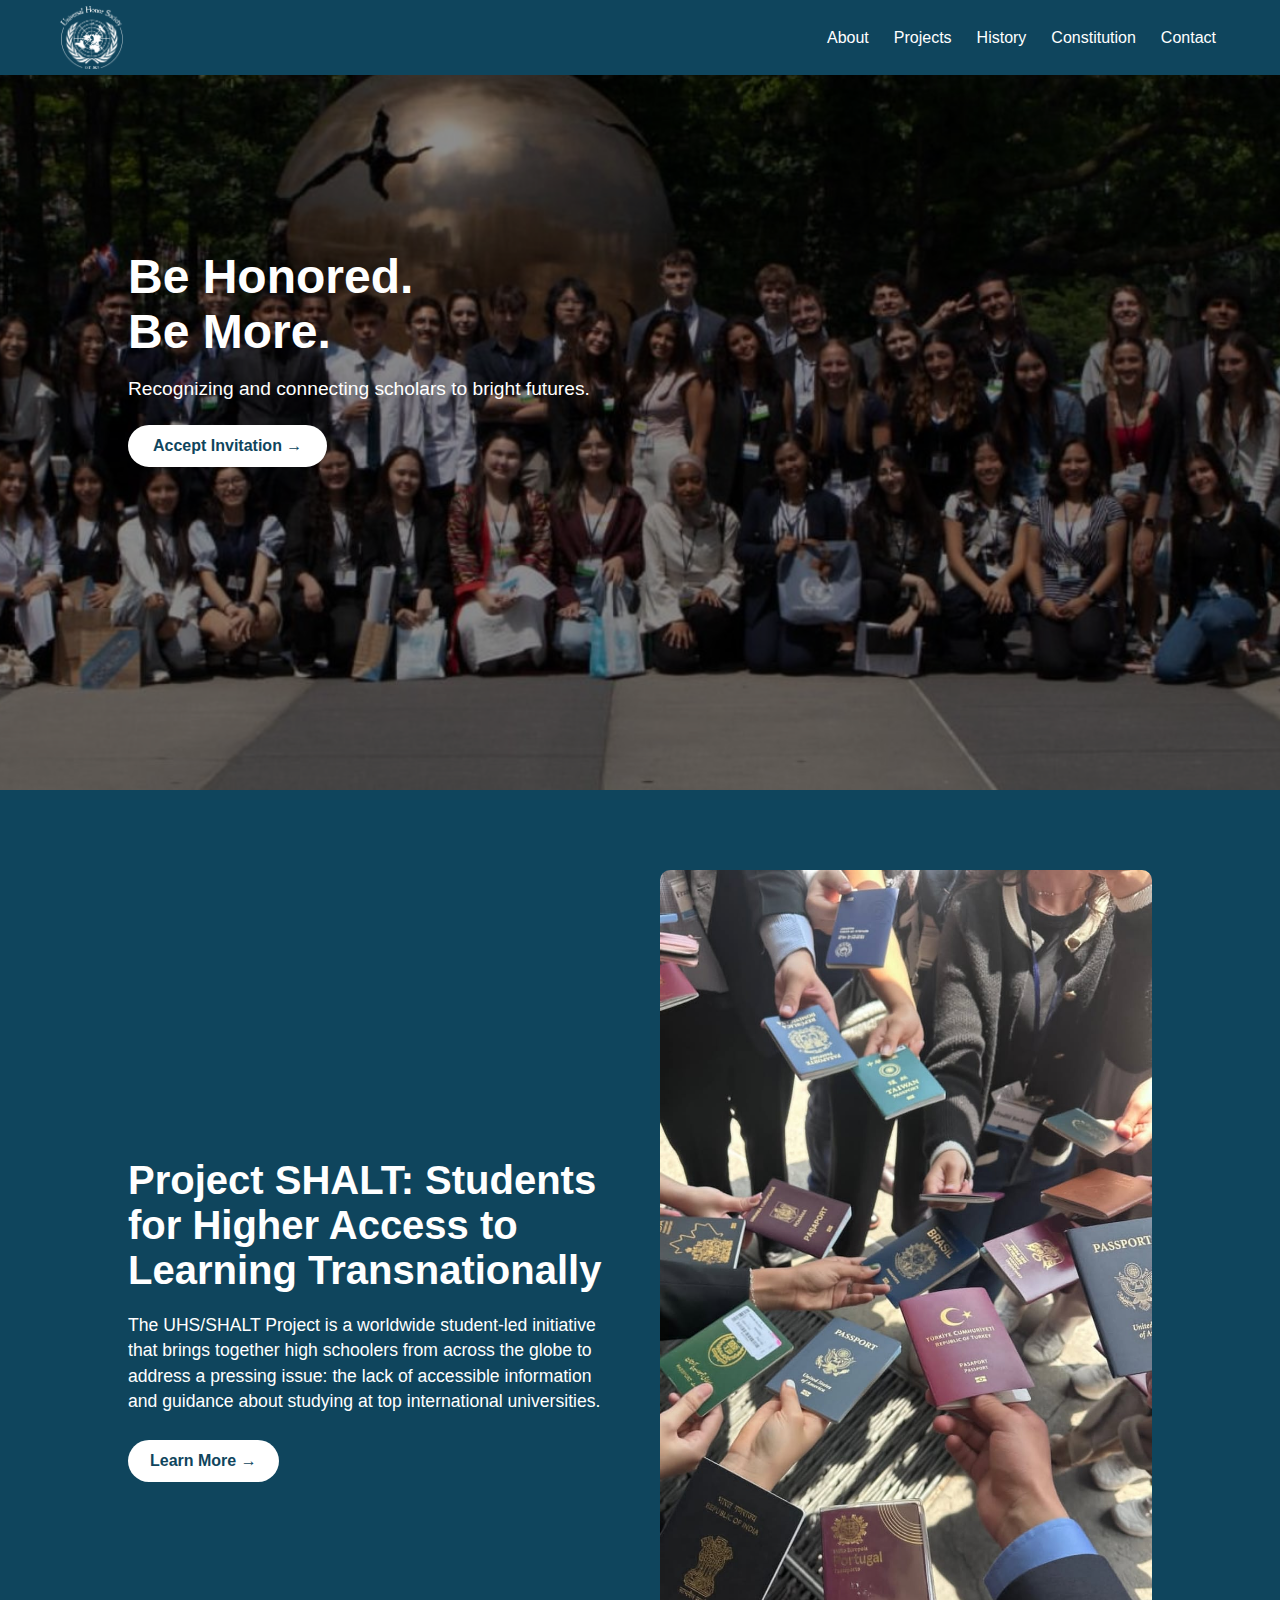
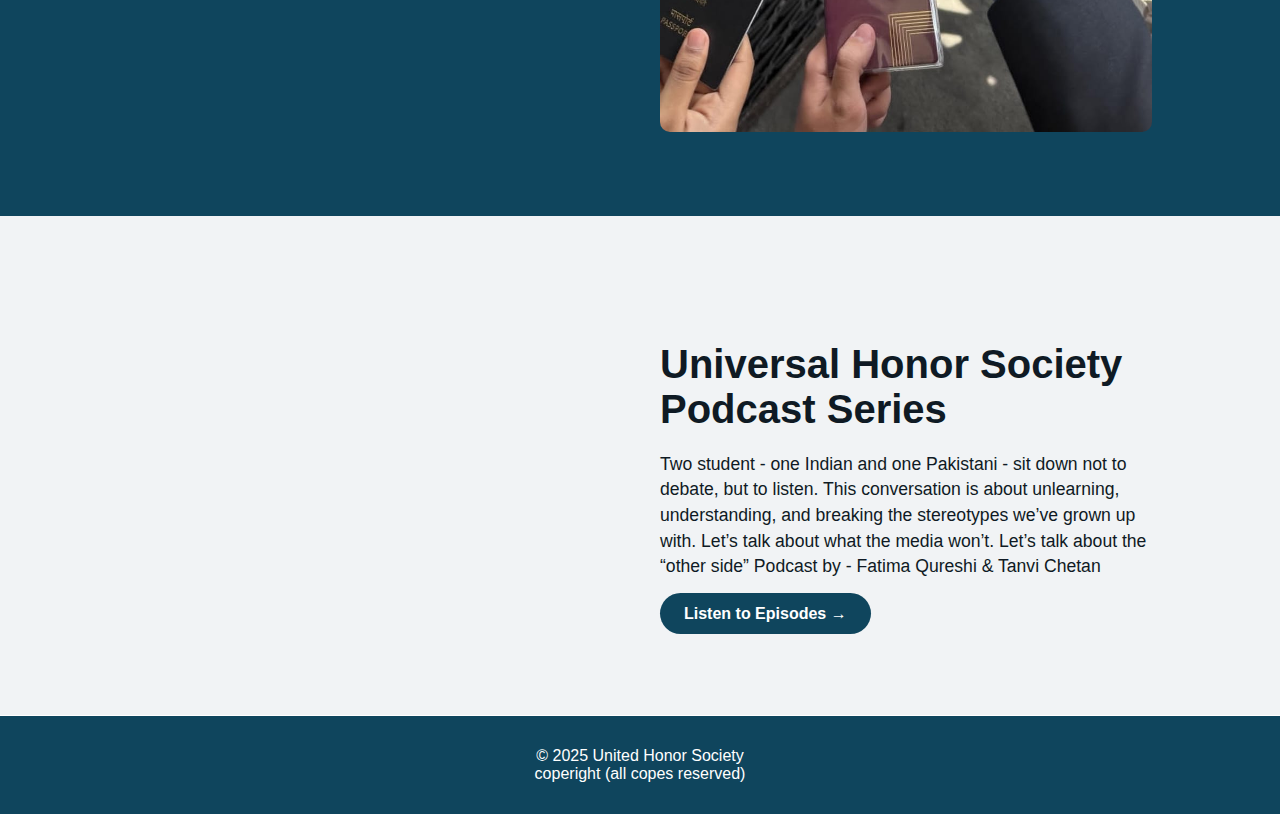
<file: index.html>
<!DOCTYPE html>
<html lang="en">
<head>
    <meta charset="UTF-8">
    <meta name="viewport" content="width=device-width, initial-scale=1.0">
    <title>UHS</title>
    <meta name="referrer" content="origin-when-cross-origin">

    <link rel="stylesheet" href="style.css">
</head>
<body>

    <!-- NAVBAR -->
    <nav class="navbar">
        <div class="nav-container">
            <img src="res/log.png" class="logo" alt="Logo">

            <ul class="nav-links">
                <li><a href="about.html">About</a></li>
                <li><a href="projects">Projects</a></li>
                <li><a href="history">History</a></li>
		<li><a href="history">Constitution</a></li>
		<li><a href="contact">Contact</a></li>

	    </ul>
        </div>
    </nav>




    <!-- PAGE CONTENT -->
    <!-- HERO SECTION -->
<section class="hero">
    <div class="hero-overlay"></div>
    <div class="hero-text">
	    <h1>Be Honored.<br> Be More.</h1>
        <p>Recognizing and connecting scholars to bright futures.</p>
        <a href="#" class="hero-btn">Accept Invitation →</a>
    </div>
</section>


    <!-- INFO SECTION WITH TEXT LEFT / IMAGE RIGHT -->
<section class="info-section">
    <div class="info-text">
        <h2>Project SHALT: Students for Higher Access to Learning Transnationally</h2>

        <p>
        The UHS/SHALT Project is a worldwide student-led initiative that brings together high schoolers from across the globe to address a pressing issue: the lack of accessible information and guidance about studying at top international universities. 

	</p>

        <a href="#" class="info-btn">Learn More →</a>
    </div>

    <div class="info-image">
        <img src="res/hero2.jpg" alt="passports bunch of nationality">
    </div>
</section>

<!-- VIDEO + PODCAST INFO SECTION -->
<section class="video-section">

    <div class="video-left">
        <!-- Replace the src with your YouTube embed link -->
        <iframe
            src="https://www.youtube.com/embed/9ThYo04YVDM"
            title="YouTube video player"
            frameborder="0"
            referrerpolicy="strict-origin-when-cross-origin"
	    
	    allowfullscreen>
        </iframe>
    </div>

    <div class="video-text">
        <h2>Universal Honor Society Podcast Series</h2>

        <p>
	Two student - one Indian and one Pakistani - sit down not to debate, but to listen. This conversation is about unlearning, understanding, and breaking the stereotypes we’ve grown up with. Let’s talk about what the media won’t. Let’s talk about the “other side”

Podcast by - Fatima Qureshi & Tanvi Chetan
        </p>

        <a href="#" class="podcast-btn">Listen to Episodes →</a>
    </div>

</section>





    <!-- FOOTER -->
    <footer class="footer">
	    <p>© 2025 United Honor Society <br>  coperight (all copes reserved)</p>
    </footer>

</body>
</html>
</file>
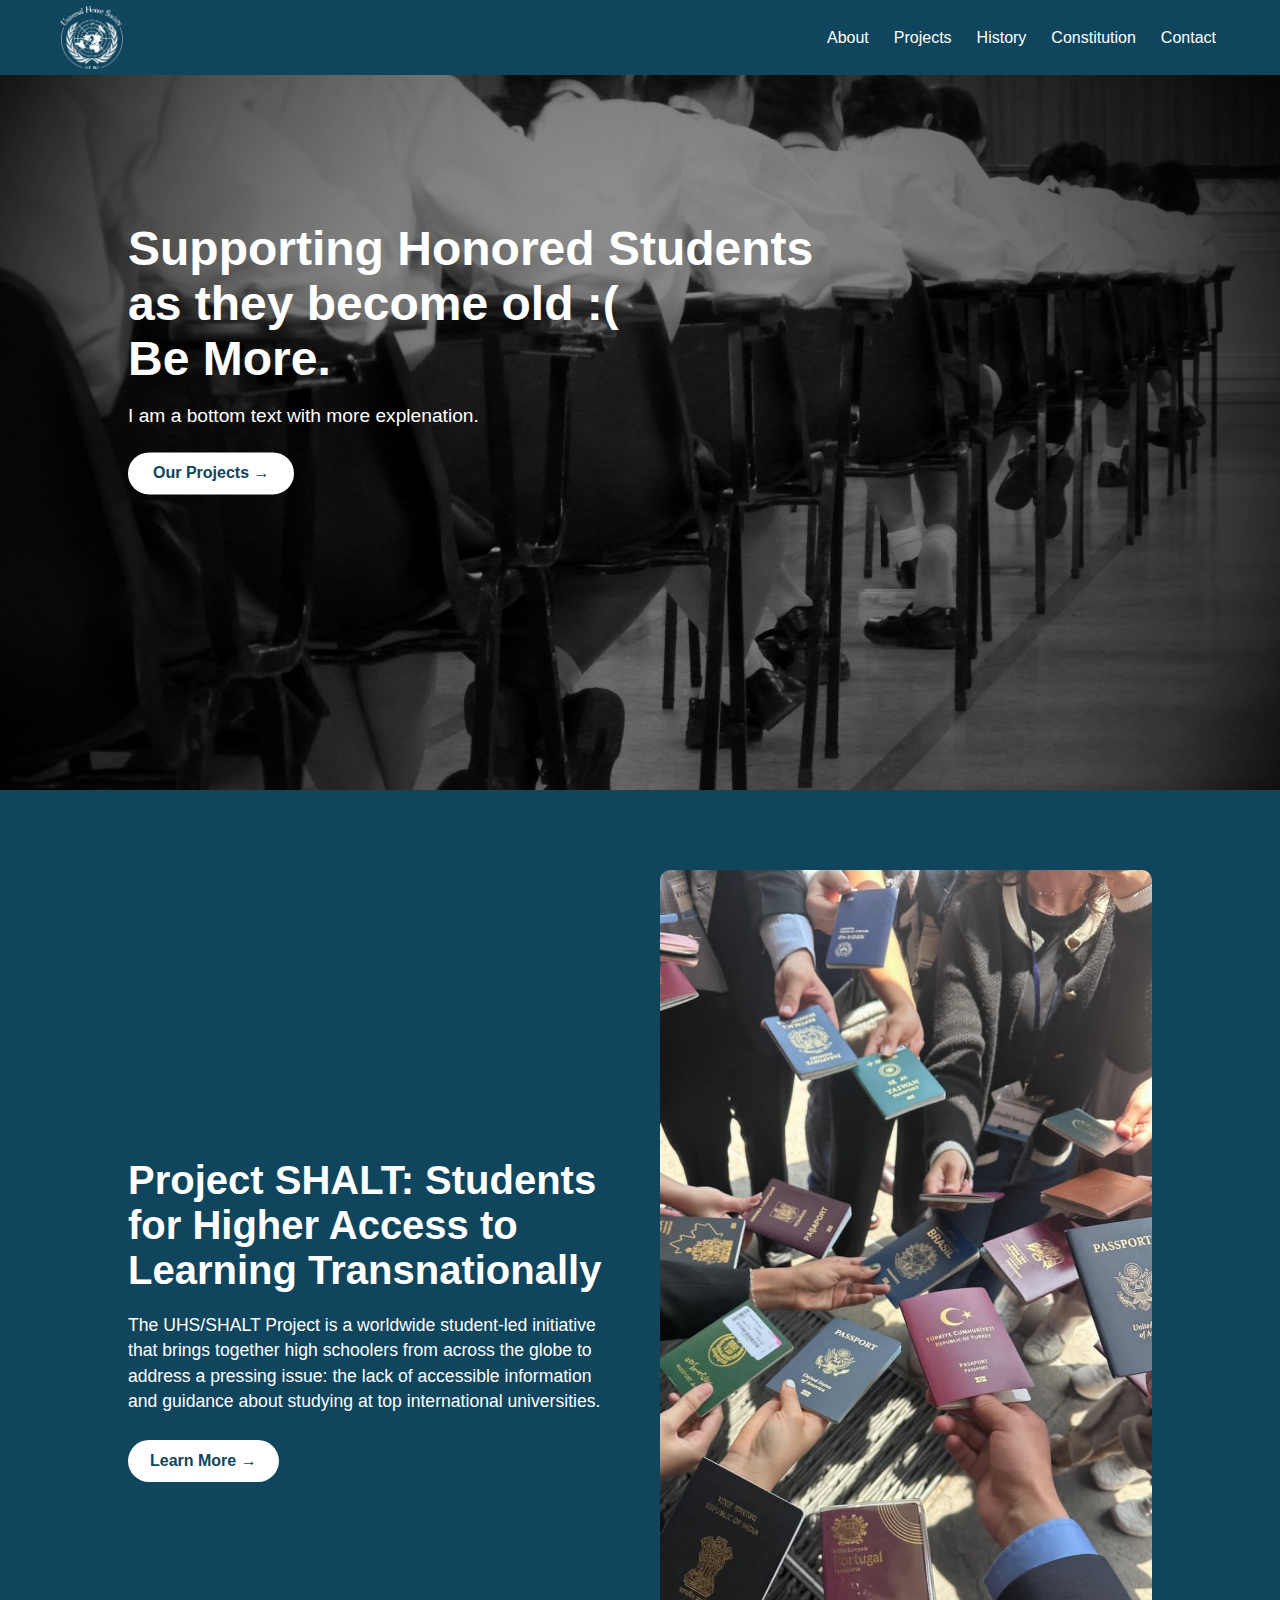
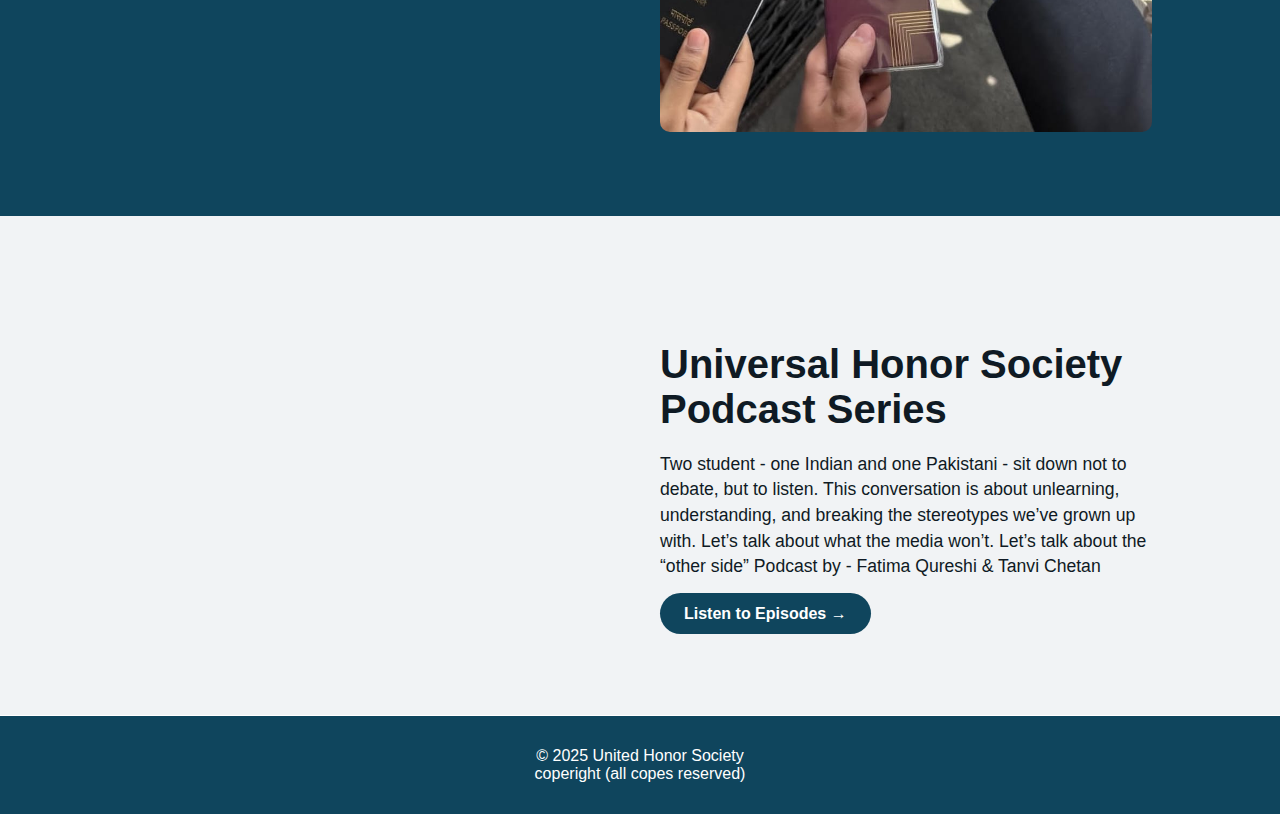
<file: about.html>
<!DOCTYPE html>
<html lang="en">
<head>
    <meta charset="UTF-8">
    <meta name="viewport" content="width=device-width, initial-scale=1.0">
    <title>UHS</title>
    <meta name="referrer" content="origin-when-cross-origin">

    <link rel="stylesheet" href="a_style.css">
</head>
<body>

    <!-- NAVBAR -->
    <nav class="navbar">
        <div class="nav-container">
            <img src="res/log.png" class="logo" alt="Logo">

            <ul class="nav-links">
                <li><a href="about.html">About</a></li>
                <li><a href="projects.html">Projects</a></li>
                <li><a href="history.html">History</a></li>
		<li><a href="history.html">Constitution</a></li>
		<li><a href="contact.html">Contact</a></li>

	    </ul>
        </div>
    </nav>




    <!-- PAGE CONTENT -->
    <!-- HERO SECTION -->
<section class="hero">
    <div class="hero-overlay"></div>
    <div class="hero-text">
	    <h1>Supporting Honored Students <br> as they become old :(<br> Be More.</h1>
        <p>I am a bottom text with more explenation.</p>
        <a href="#" class="hero-btn">Our Projects →</a>
    </div>
</section>


    <!-- INFO SECTION WITH TEXT LEFT / IMAGE RIGHT -->
<section class="info-section">
    <div class="info-text">
        <h2>Project SHALT: Students for Higher Access to Learning Transnationally</h2>

        <p>
        The UHS/SHALT Project is a worldwide student-led initiative that brings together high schoolers from across the globe to address a pressing issue: the lack of accessible information and guidance about studying at top international universities. 

	</p>

        <a href="#" class="info-btn">Learn More →</a>
    </div>

    <div class="info-image">
        <img src="res/hero2.jpg" alt="passports bunch of nationality">
    </div>
</section>

<!-- VIDEO + PODCAST INFO SECTION -->
<section class="video-section">

    <div class="video-left">
        <!-- Replace the src with your YouTube embed link -->
        <iframe
            src="https://www.youtube.com/embed/nCGGWeD_EJk"
            title="YouTube video player"
            frameborder="0"
            referrerpolicy="strict-origin-when-cross-origin"
	    
	    allowfullscreen>
        </iframe>
    </div>

    <div class="video-text">
        <h2>Universal Honor Society Podcast Series</h2>

        <p>
	Two student - one Indian and one Pakistani - sit down not to debate, but to listen. This conversation is about unlearning, understanding, and breaking the stereotypes we’ve grown up with. Let’s talk about what the media won’t. Let’s talk about the “other side”

Podcast by - Fatima Qureshi & Tanvi Chetan
        </p>

        <a href="#" class="podcast-btn">Listen to Episodes →</a>
    </div>

</section>





    <!-- FOOTER -->
    <footer class="footer">
	    <p>© 2025 United Honor Society <br>  coperight (all copes reserved)</p>
    </footer>

</body>
</html>
</file>
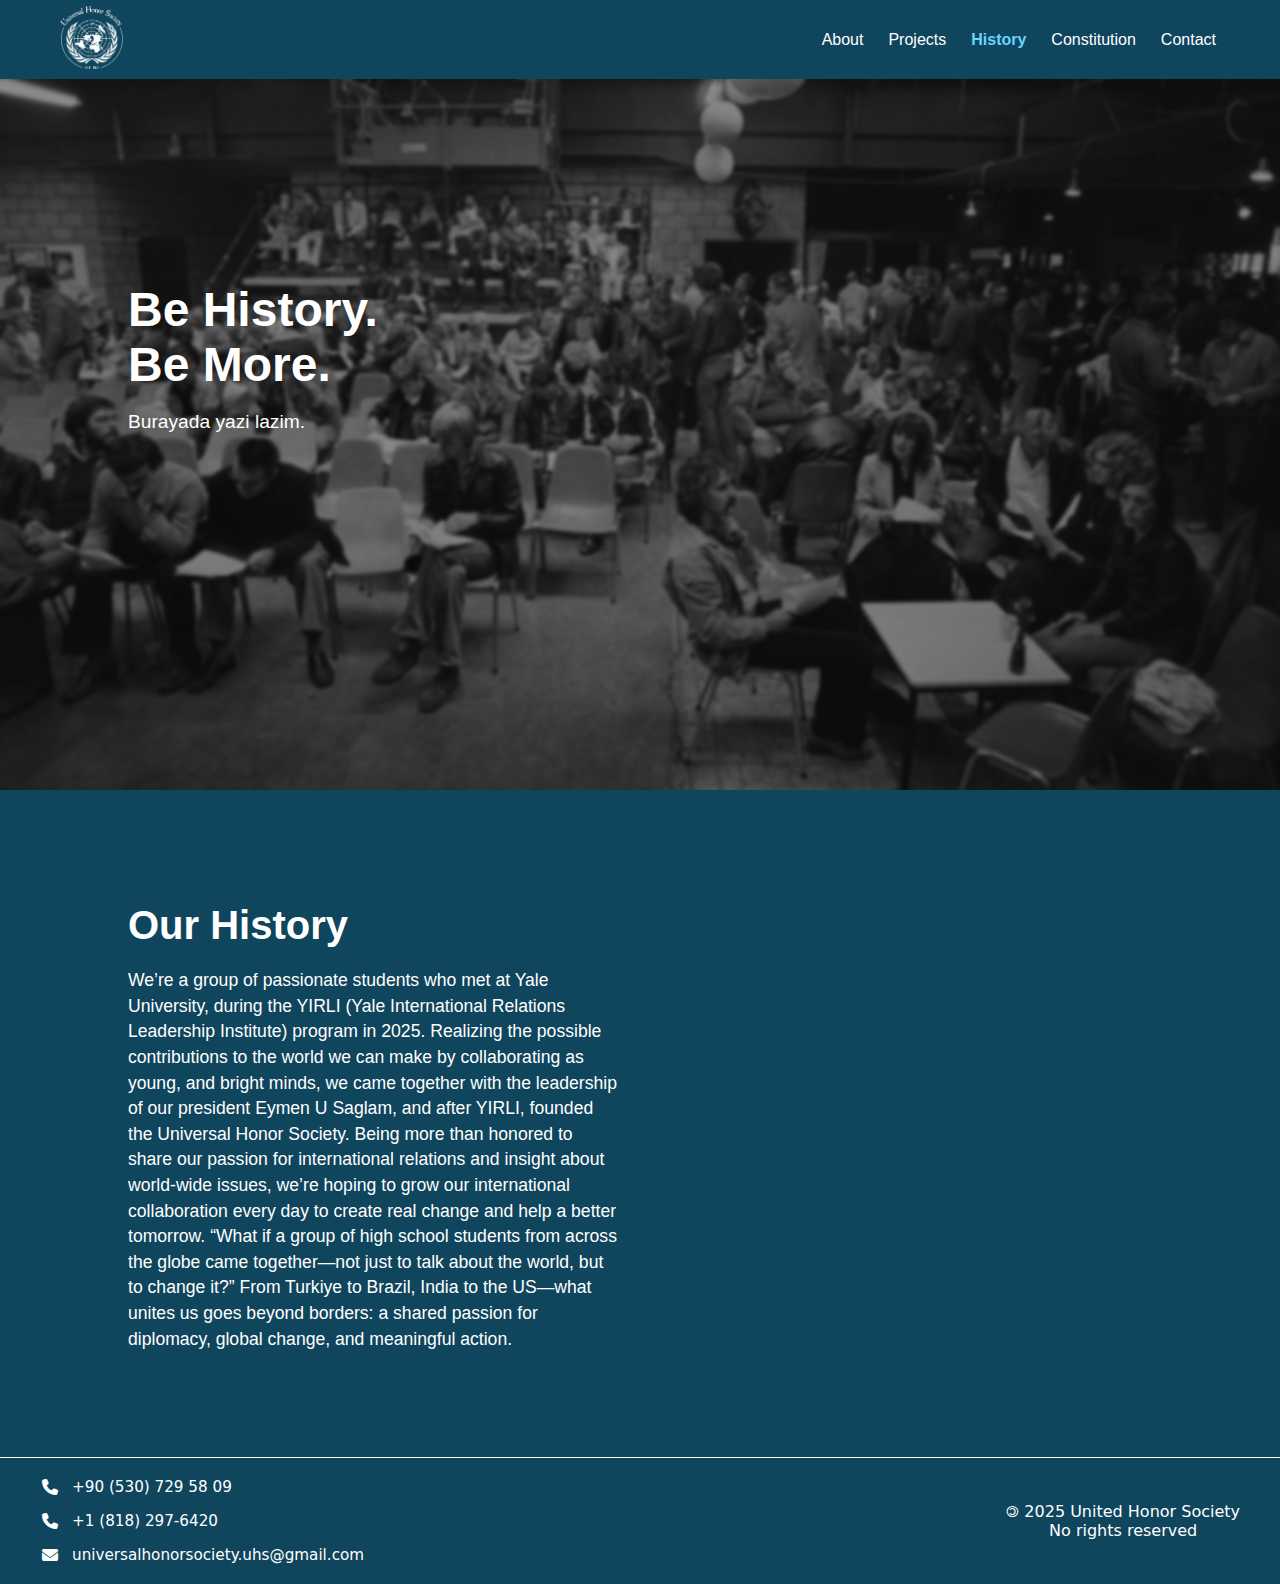
<file: history.html>
<!DOCTYPE html>
<html lang="en">
<head>
    <meta charset="UTF-8">
    <meta name="viewport" content="width=device-width, initial-scale=1.0">
    <title>UHS</title>
    <meta name="referrer" content="origin-when-cross-origin">

    <link rel="stylesheet" href="style.css">
    <link rel="stylesheet" href="h_style.css">
    <link rel="stylesheet" href="footer.css">
<link
  rel="stylesheet"
  href="https://cdnjs.cloudflare.com/ajax/libs/font-awesome/6.5.1/css/all.min.css"
/>

</head>
<body>

    <!-- NAVBAR -->
    <nav class="navbar">
        <div class="nav-container">
            <a href="index.html"><img  src="res/log.png" class="logo" alt="Logo"></a>

            <ul class="nav-links">
                <li><a id="aboutBTN" href="index.html">About</a></li>
                <li><a href="projects.html" >Projects</a></li>
                <li><a href="#" class="current-page">History</a></li>
		        <li><a href="constitution.html">Constitution</a></li>
		        <li><a id="scrol2contact" href="">Contact</a></li>

	    </ul>
        </div>
    </nav>




    <!-- PAGE CONTENT -->
    <!-- HERO SECTION -->
<section class="hero">
    <div class="hero-overlay"></div>
    <div class="hero-text">
	    <h1>Be History.<br> Be More.</h1>
        <p>Burayada yazi lazim.</p>
    </div>

</section>
    <!-- INFO SECTION WITH TEXT LEFT / IMAGE RIGHT -->
<section class="info-section">
 
    <div class="info-text">
        <h2>Our History</h2>

        <p>
            We’re a group of passionate students who met at Yale University, during the YIRLI (Yale International Relations Leadership Institute) program in 2025. Realizing the possible contributions to the world we can make by collaborating as young, and bright minds, we came together with the leadership of our president Eymen U Saglam, and after YIRLI, founded the Universal Honor Society. Being more than honored to share our passion for international relations and insight about world-wide issues, we’re hoping to grow our international collaboration every day to create real change and help a better tomorrow. 

“What if a group of high school students from across the globe came together—not just to talk about the world, but to change it?”
 From Turkiye to Brazil, India to the US—what unites us goes beyond borders: a shared passion for diplomacy, global change, and meaningful action.	</p>

        
    </div>
          <div class="info-image">
    </div>

 
</section>
    <!-- FOOTER -->
    <footer id="footer" class="footer">
        <div>
  <div class="footer-content">


    <div class="footer-item">
      <i class="fa-solid fa-phone"></i>
      <span>+90 (530) 729 58 09</span>
    </div>
    <div class="footer-item">
      <i class="fa-solid fa-phone"></i>
      <span>+1 (818) 297-6420</span>
    </div>

    <div class="footer-item">
      <i class="fa-solid fa-envelope"></i>
      <span>universalhonorsociety.uhs@gmail.com</span>
    </div>
  </div>
  </div>
  <div>
    	    <p>🄯 2025 United Honor Society <br> No rights reserved </p>

  </div>
    </footer>
<script>
document.getElementById("scrol2contact").addEventListener("click", e => {
    e.preventDefault();
    document.getElementById("footer").scrollIntoView({ behavior: "smooth" });
});
</script>
</body>
</html>
</file>
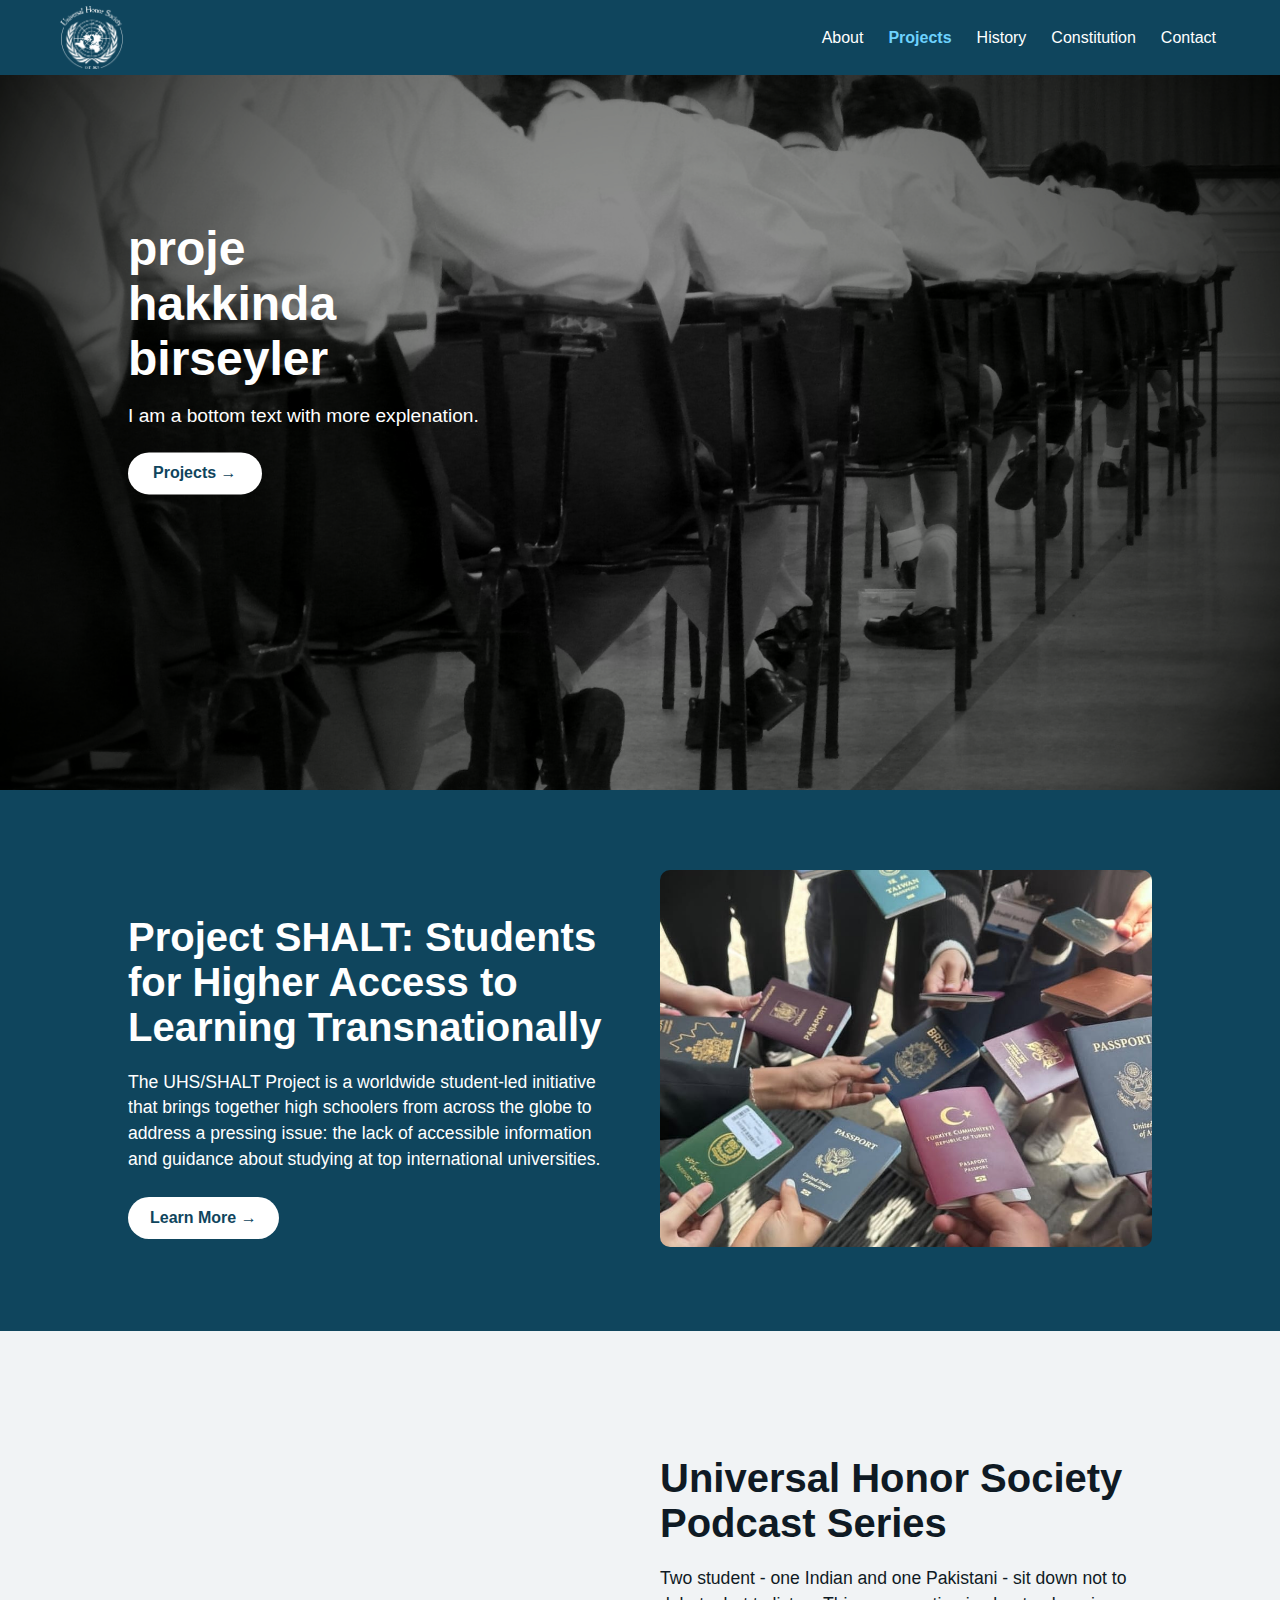
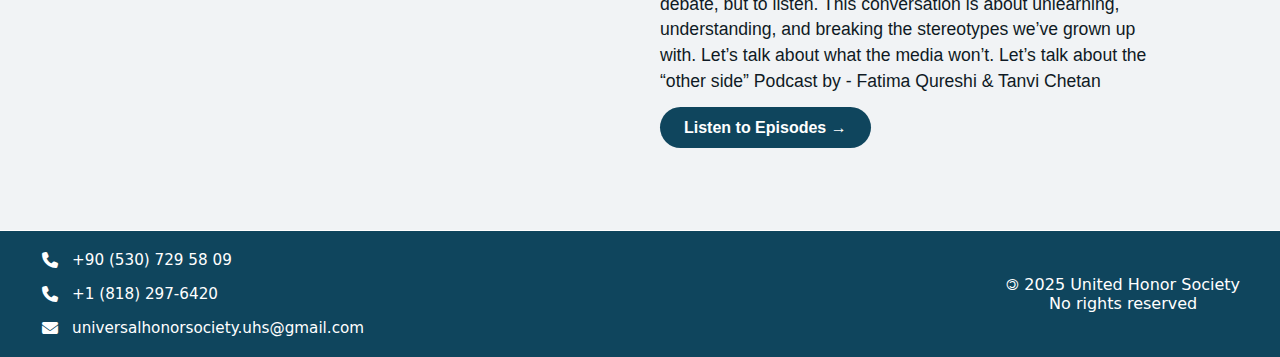
<file: projects.html>
<!DOCTYPE html>
<html lang="en">
<head>
    <meta charset="UTF-8">
    <meta name="viewport" content="width=device-width, initial-scale=1.0">
    <title>UHS</title>
    <meta name="referrer" content="origin-when-cross-origin">
    <link rel="stylesheet" href="style.css">
    <link rel="stylesheet" href="a_style.css">
    <link rel="stylesheet" href="footer.css">
    <link
  rel="stylesheet"
  href="https://cdnjs.cloudflare.com/ajax/libs/font-awesome/6.5.1/css/all.min.css"
/>

</head>

<body>

    <!-- NAVBAR -->
    <nav class="navbar">
        <div class="nav-container">
            <img src="res/log.png" class="logo" alt="Logo">

            <ul class="nav-links">
                <li><a href="index.html" >About</a></li>
                <li><a href="#" class="current-page">Projects</a></li>
                <li><a href="history.html">History</a></li>
	        	<li><a href="constitution.html">Constitution</a></li>
		        <li><a id="scrol2contact" href="">Contact</a></li>

	    </ul>
        </div>
    </nav>




    <!-- PAGE CONTENT -->
    <!-- HERO SECTION -->
<section class="hero">
    <div class="hero-overlay"></div>
    <div class="hero-text">
	    <h1>proje <br> hakkinda<br> birseyler</h1>
        <p>I am a bottom text with more explenation.</p>
        <a href="" class="hero-btn" id="scrollBtn">Projects →</a>


    </div>
</section>

<!--INFO SECTION WITH TEXT LEFT / IMAGE RIGHT -->
<section id="scrolh" class="info-section">
    <div class="info-text">
        <h2>Project SHALT: Students for Higher Access to Learning Transnationally</h2>

        <p>
        The UHS/SHALT Project is a worldwide student-led initiative that brings together high schoolers from across the globe to address a pressing issue: the lack of accessible information and guidance about studying at top international universities. 

	</p>

        <a href="#" class="info-btn">Learn More →</a>
    </div>

    <div class="info-image">
        <img src="res/hero_slim.webp" alt="passports bunch of nationality">
    </div>
</section>

<!-- VIDEO + PODCAST INFO SECTION -->
<section class="video-section">

    <div class="video-left">
        <!-- Replace the src with your YouTube embed link -->
        <iframe
            src="https://www.youtube.com/embed/9ThYo04YVDM"
            title="YouTube video player"
            frameborder="0"
            referrerpolicy="strict-origin-when-cross-origin"
	    
	    allowfullscreen>
        </iframe>
    </div>

    <div class="video-text">
        <h2>Universal Honor Society Podcast Series</h2>

        <p>
	Two student - one Indian and one Pakistani - sit down not to debate, but to listen. This conversation is about unlearning, understanding, and breaking the stereotypes we’ve grown up with. Let’s talk about what the media won’t. Let’s talk about the “other side”

Podcast by - Fatima Qureshi & Tanvi Chetan
        </p>

        <a href="#" class="podcast-btn">Listen to Episodes →</a>
    </div>

</section>





    <!-- FOOTER -->
    <footer id="footer" class="footer">
        <div>
  <div class="footer-content">


    <div class="footer-item">
      <i class="fa-solid fa-phone"></i>
      <span>+90 (530) 729 58 09</span>
    </div>
    <div class="footer-item">
      <i class="fa-solid fa-phone"></i>
      <span>+1 (818) 297-6420</span>
    </div>

    <div class="footer-item">
      <i class="fa-solid fa-envelope"></i>
      <span>universalhonorsociety.uhs@gmail.com</span>
    </div>
  </div>
  </div>
  <div>
    	    <p>🄯 2025 United Honor Society <br> No rights reserved </p>

  </div>
    </footer>

</body>
</html>
<script>
document.getElementById("scrollBtn").addEventListener("click", e => {
    e.preventDefault();
    document.getElementById("scrolh").scrollIntoView({ behavior: "smooth" });
});
</script>

<script>
document.getElementById("scrol2contact").addEventListener("click", e => {
    e.preventDefault();
    document.getElementById("footer").scrollIntoView({ behavior: "smooth" });
});
</script>
</file>
<file: a_style.css>
body, html {
    margin: 0;
    padding: 0;
    font-family: Arial, sans-serif;
}

/* NAVBAR */
.navbar {
    position: fixed;
    top: 0;
    left: 0;
    width: 100%;
    background-color: #0f455d;
    padding: 10px 0;
    z-index: 1000;
}

.nav-container {
    width: 90%;
    max-width: 1200px;
    margin: auto;
    display: flex;
    align-items: center;
    justify-content: space-between;
}

.logo {
    height: 63px;
    margin: -4px;
}

.nav-links {
    list-style: none;
    display: flex;
    gap: 25px;
}

.nav-links a {
    text-decoration: none;
    color: white;
    font-size: 1rem;
    transition: 0.3s;
}

.nav-links a:hover {
    opacity: 0.7;
}

/* Push page content below navbar */
.content {
    padding-top: 90px;
    width: 90%;
    margin: auto;
}

/* FOOTER */
.footer {
    background-color: #0f455d;
    color: white;
    text-align: center;
    padding: 15px 0;
    margin-top: 1px;
}
/* HERO SECTION */
.hero {
    position: relative;
    height: 80vh;
    width: 100%;
    margin-top: 70px; /* pushes hero below fixed navbar */
    background-size: cover;
    background-image: url("res/AHero1.jpg");
    background-position: center;
/*    animation: bgShuffle 18s infinite linear;
*/
}


/*


    33%  { background-image: url("res/hero2.jpg"); }
    66%  { background-image: url("res/hero3.jpg"); }
    100% { background-image: url("res/hero1.jpg"); }

    */

/* Dark overlay for readability */
.hero-overlay {
    position: absolute;
    top: 0; left: 0;
    width: 100%; height: 100%;
    background: rgba(0, 0, 0, 0.45);
    z-index: 1;
}

/* Text styling */
.hero-text {
    position: relative;
    z-index: 2;
    color: white;
    text-align: left;
    padding-left: 10%;
    top: 40%;
    transform: translateY(-50%);
}

.hero-text h1 {
    font-size: 3rem;
    margin: 0 0 15px;
}

.hero-text p {
    font-size: 1.2rem;
    margin-bottom: 25px;
}

/* Button */
.hero-btn {
    display: inline-block;
    padding: 12px 25px;
    background: white;
    color: #0f455d;
    text-decoration: none;
    border-radius: 30px;
    font-weight: bold;
    transition: 0.3s;
}

.hero-btn:hover {
    opacity: 0.8;
}
/* INFO SECTION */
.info-section {
    display: flex;
    align-items: center;
    justify-content: space-between;
    padding: 80px 10%;
    background-color: #0f455d; /* your brand color */
    color: white;
    gap: 40px;
}

.info-text {
    flex: 1;
}

.info-text h2 {
    font-size: 2.5rem;
    margin-bottom: 20px;
}

.info-text p {
    font-size: 1.1rem;
    line-height: 1.6rem;
    margin-bottom: 25px;
}

.info-btn {
    display: inline-block;
    padding: 12px 22px;
    background: #ffffff;
    color: #0f455d;
    text-decoration: none;
    font-weight: bold;
    border-radius: 25px;
    transition: 0.3s ease;
}

.info-btn:hover {
    opacity: 0.85;
}

/* IMAGE SIDE */
.info-image {
    flex: 1;
}

.info-image img {
    width: 100%;
    max-width: 550px;
    border-radius: 10px;
    object-fit: cover;
}

/* RESPONSIVE */
@media (max-width: 900px) {
    .info-section {
        flex-direction: column;
        text-align: center;
    }

    .info-text {
        padding-bottom: 40px;
    }

    .info-image img {
        max-width: 90%;
    }
}
/* VIDEO + PODCAST SECTION */
.video-section {
    display: flex;
    align-items: center;
    justify-content: space-between;
    padding: 90px 10%;
    background: #f1f3f5; /* light grey like your screenshot */
    gap: 40px;
}

/* LEFT: YouTube responsive video */
.video-left {
    flex: 1;
}

.video-left iframe {
    width: 100%;
    height: 315px;
    border-radius: 8px;
}

/* RIGHT: Podcast text */
.video-text {
    flex: 1;
    color: #0f1a24; /* deep grey similar to screenshot */
}

.video-text h2 {
    font-size: 2.5rem;
    margin-bottom: 20px;
}

.video-text p {
    font-size: 1.1rem;
    line-height: 1.6rem;
    margin-bottom: 25px;
}

/* Button */
.podcast-btn {
    background: #0f455d; /* your brand color */
    color: white;
    padding: 12px 24px;
    border-radius: 25px;
    text-decoration: none;
    font-weight: bold;
    transition: 0.3s ease;
}

.podcast-btn:hover {
    opacity: 0.85;
}

/* RESPONSIVE */
@media (max-width: 900px) {
    .video-section {
        flex-direction: column;
        text-align: center;
    }

    .video-left iframe {
        height: 250px;
    }
}
</file>
<file: h_style.css>
.hero {
    position: relative;
    height: 80vh;
    width: 100%;
    margin-top: 70px; /* pushes hero below fixed navbar */
    background-size: cover;
    background-image: url("res/HHero1.png");
    background-position: center;
/*    animation: bgShuffle 18s infinite linear;
*/
}
</file>
<file: footer.css>
.footer {
    padding: 2.5rem 3rem;
    font-family: system-ui, -apple-system, BlinkMacSystemFont, "Segoe UI", sans-serif;
    display: flex;
    justify-content: space-between; /* left + right */
    align-items: center;
    padding: 20px 40px;
    flex-wrap: wrap; /* mobile safe */
}

.footer-content {
    display: flex;
    flex-direction: column;
    gap: 1rem;
}

.footer-item {
    display: flex;
    align-items: center;
    gap: 0.75rem;
    font-size: 0.95rem;
}

.footer-item i {
    color: #ffffff;
    font-size: 1rem;
    min-width: 20px;
}
</file>
<file: style.css>
/* Reset some defaults */
body, html {
    margin: 0;
    padding: 0;
    font-family: Arial, sans-serif;
}

/* NAVBAR */
.navbar {
    position: fixed;
    top: 0;
    left: 0;
    width: 100%;
    background-color: #0f455d;
    padding: 10px 0;
    z-index: 1000;
}

.nav-container {
    width: 90%;
    max-width: 1200px;
    margin: auto;
    display: flex;
    align-items: center;
    justify-content: space-between;
}

.logo {
    height: 63px;
    margin: -4px;
}

.nav-links {
    list-style: none;
    display: flex;
    gap: 25px;
}

.nav-links a {
    text-decoration: none;
    color: white;
    font-size: 1rem;
    transition: 0.3s;
}

.nav-links a:hover {
    opacity: 0.7;
}

/* Push page content below navbar */
.content {
    padding-top: 90px;
    width: 90%;
    margin: auto;
}

/* FOOTER */
.footer {
    background-color: #0f455d;
    color: white;
    text-align: center;
    padding: 15px 0;
    margin-top: 1px;
}
/* HERO SECTION */
.hero {
    position: relative;
    height: 80vh;
    width: 100%;
    margin-top: 70px; /* pushes hero below fixed navbar */
    background-size: cover;
    background-image: url("res/hero1.jpg");
    background-position: center;
/*    animation: bgShuffle 18s infinite linear;
*/
}


/*


    33%  { background-image: url("res/hero2.jpg"); }
    66%  { background-image: url("res/hero3.jpg"); }
    100% { background-image: url("res/hero1.jpg"); }

    */

/* Dark overlay for readability */
.hero-overlay {
    position: absolute;
    top: 0; left: 0;
    width: 100%; height: 100%;
    background: rgba(0, 0, 0, 0.45);
    z-index: 1;
}

/* Text styling */
.hero-text {
    position: relative;
    z-index: 2;
    color: white;
    text-align: left;
    padding-left: 10%;
    top: 40%;
    transform: translateY(-50%);
}

.hero-text h1 {
    font-size: 3rem;
    margin: 0 0 15px;
}

.hero-text p {
    font-size: 1.2rem;
    margin-bottom: 25px;
}

/* Button */
.hero-btn {
    display: inline-block;
    padding: 12px 25px;
    background: white;
    color: #0f455d;
    text-decoration: none;
    border-radius: 30px;
    font-weight: bold;
    transition: 0.3s;
}

.hero-btn:hover {
    opacity: 0.8;
}
/* about SECTION */

.about {
    background: #f1f3f5;
    display: flex;
    justify-content: flex-end;
    padding: 80px 8vw;
}

.about-container {
    max-width: 900px;
    text-align: justify;
}

.about h2 {
    font-size: 3rem;
    margin-bottom: 20px;
}

.about p {
    font-size: 1.05rem;
    line-height: 1.7;
    color: #333;
}




/* INFO SECTION */
.info-section {
    display: flex;
    align-items: center;
    justify-content: space-between;
    padding: 80px 10%;
    background-color: #0f455d; /* your brand color */
    color: white;
    gap: 40px;
}

.info-text {
    flex: 1;
}

.info-text h2 {
    font-size: 2.5rem;
    margin-bottom: 20px;
}

.info-text p {
    font-size: 1.1rem;
    line-height: 1.6rem;
    margin-bottom: 25px;
}

.info-btn {
    display: inline-block;
    padding: 12px 22px;
    background: #ffffff;
    color: #0f455d;
    text-decoration: none;
    font-weight: bold;
    border-radius: 25px;
    transition: 0.3s ease;
}

.info-btn:hover {
    opacity: 0.85;
}

/* IMAGE SIDE */
.info-image {
    flex: 1;
}

.info-image img {
    width: 100%;
    max-width: 550px;
    border-radius: 10px;
    object-fit: cover;
}


/* RESPONSIVE */
@media (max-width: 900px) {
    .info-section {
        flex-direction: column;
        text-align: center;
    }

    .info-text {
        padding-bottom: 40px;
    }

    .info-image img {
        max-width: 90%;
    }
}
/* VIDEO + PODCAST SECTION */
.video-section {
    display: flex;
    align-items: center;
    justify-content: space-between;
    padding: 90px 10%;
    background: #f1f3f5; /* light grey like your screenshot */
    gap: 40px;
}

/* LEFT: YouTube responsive video */
.video-left {
    flex: 1;
}

.video-left iframe {
    width: 100%;
    height: 315px;
    border-radius: 8px;
}

/* RIGHT: Podcast text */
.video-text {
    flex: 1;
    color: #0f1a24; /* deep grey similar to screenshot */
}

.video-text h2 {
    font-size: 2.5rem;
    margin-bottom: 20px;
}

.video-text p {
    font-size: 1.1rem;
    line-height: 1.6rem;
    margin-bottom: 25px;
}

/* Button */
.podcast-btn {
    background: #0f455d; /* your brand color */
    color: white;
    padding: 12px 24px;
    border-radius: 25px;
    text-decoration: none;
    font-weight: bold;
    transition: 0.3s ease;
    border-top: 20px;
}

.podcast-btn:hover {
    opacity: 0.85;
}

.nav-links a.current-page {
    color: #6dd2fd;       /* blue */
    font-weight: 600;
}


/* RESPONSIVE */
@media (max-width: 900px) {
    .video-section {
        flex-direction: column;
        text-align: center;
    }

    .video-left iframe {
        height: 250px;
    }
}
</file>
